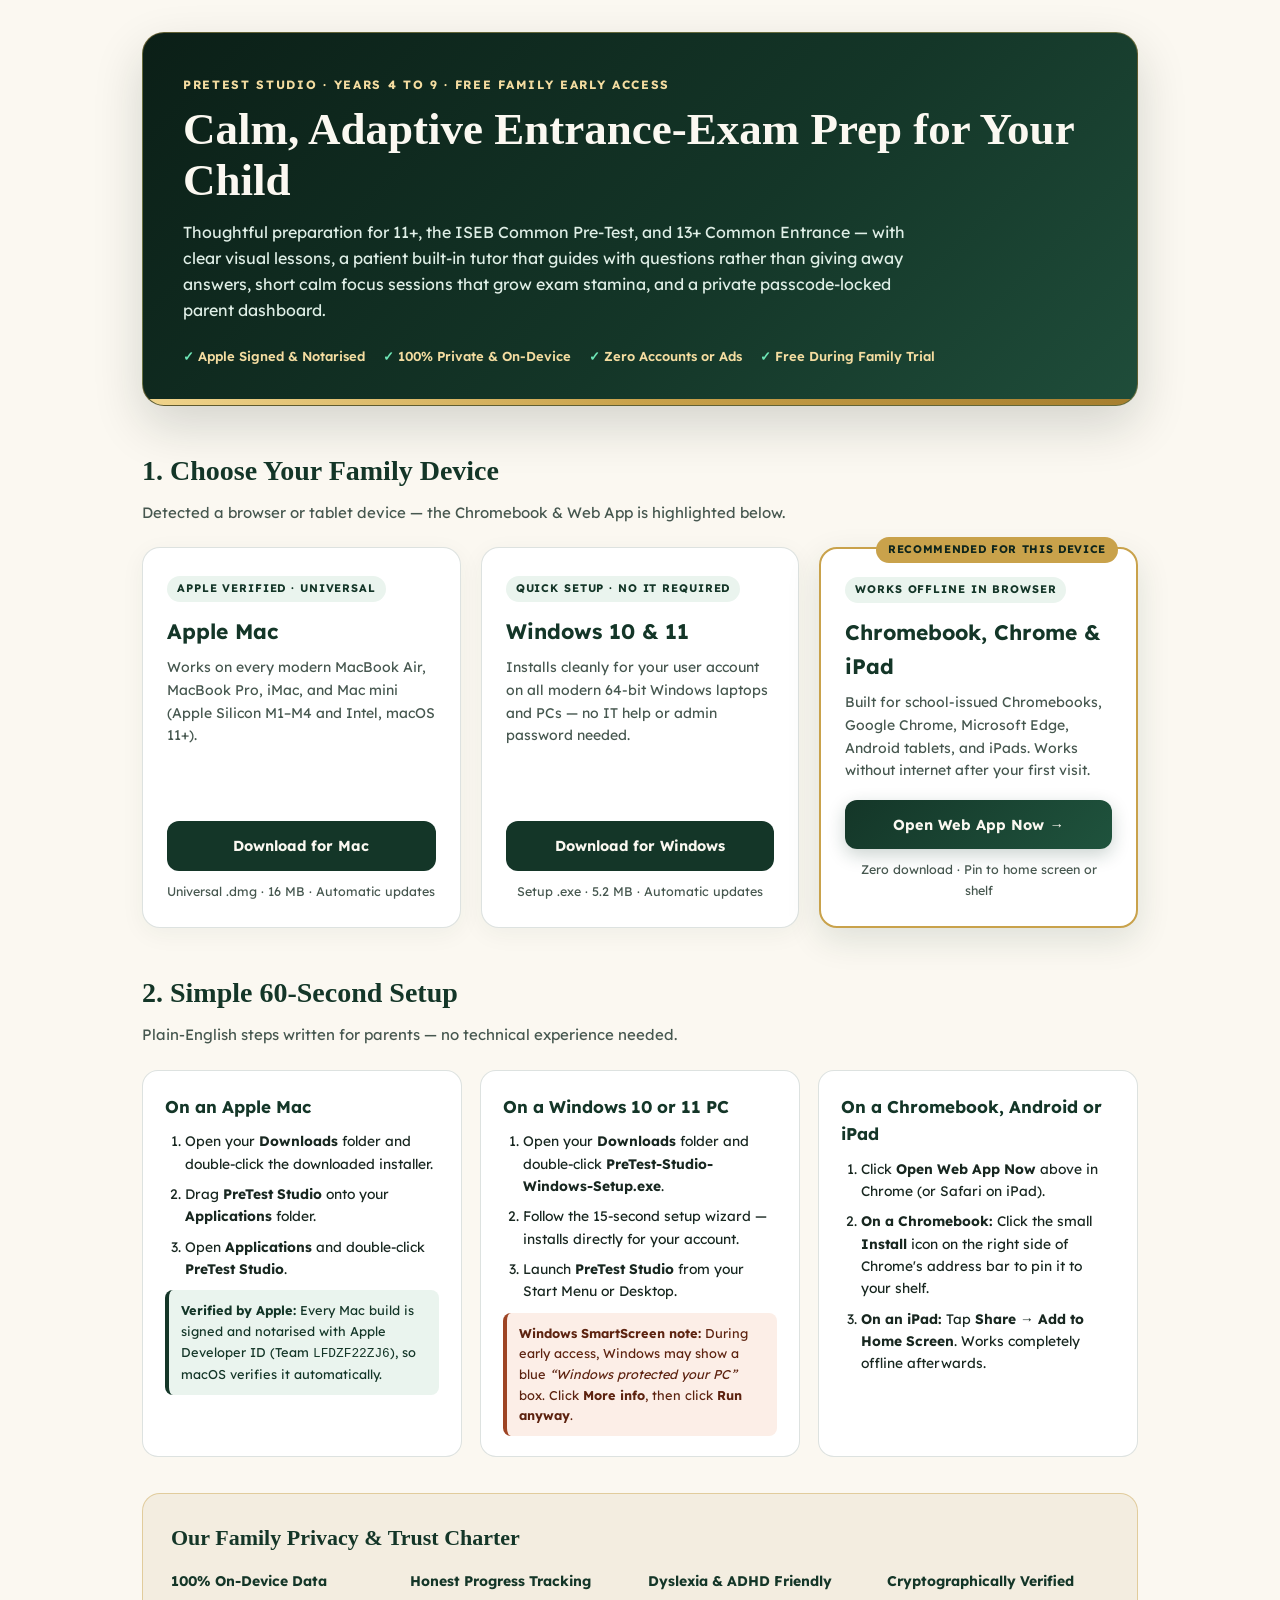
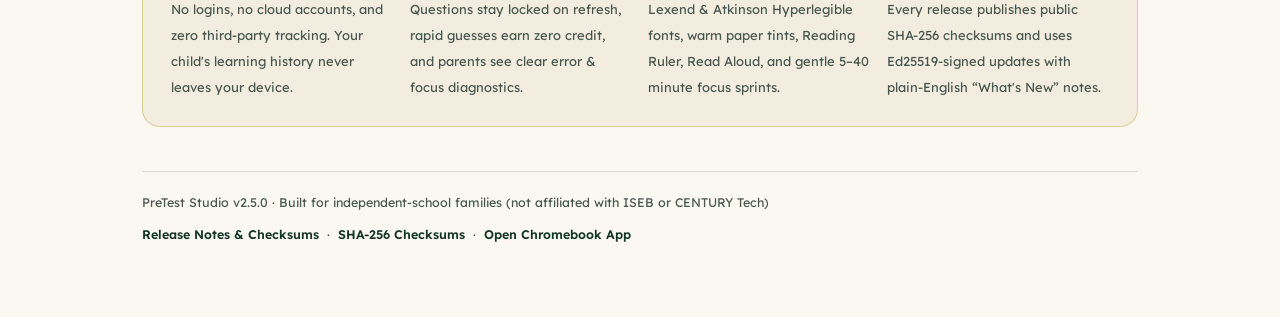
<file: docs/index.html>
<!doctype html>
<html lang="en-GB">
  <head>
    <meta charset="UTF-8" />
    <meta name="viewport" content="width=device-width, initial-scale=1.0" />
    <title>PreTest Studio — Download for Mac, Windows &amp; Chromebook</title>
    <meta
      name="description"
      content="Download PreTest Studio for Apple Mac (Signed & Notarised), Windows 10/11, or launch immediately offline on Chromebook, Chrome, Android, and iPad."
    />
    <link rel="preconnect" href="https://fonts.googleapis.com" />
    <link rel="preconnect" href="https://fonts.gstatic.com" crossorigin />
    <link
      href="https://fonts.googleapis.com/css2?family=Lexend:wght@400;500;600;700&display=swap"
      rel="stylesheet"
    />
    <style>
      :root {
        --bg: #fbf8f1;
        --paper: #ffffff;
        --paper-warm: #f3ede0;
        --forest: #143628;
        --forest-deep: #0b1f17;
        --forest-mid: #1f4d3a;
        --gold: #c9a24b;
        --gold-bright: #e5c77b;
        --terra: #9e4424;
        --terra-soft: #fceee7;
        --ink: #182720;
        --muted: #46574f;
        --border: rgba(20, 54, 40, 0.14);
      }

      * {
        box-sizing: border-box;
      }

      body {
        margin: 0;
        background: var(--bg);
        color: var(--ink);
        font-family: "Lexend", -apple-system, BlinkMacSystemFont, "Segoe UI", sans-serif;
        line-height: 1.62;
        -webkit-font-smoothing: antialiased;
      }

      .wrap {
        max-width: 1040px;
        margin: 0 auto;
        padding: 32px 22px 72px;
      }

      .hero {
        background: linear-gradient(135deg, var(--forest-deep), var(--forest) 58%, var(--forest-mid));
        color: #fbf8f1;
        border-radius: 22px;
        padding: 42px 40px 38px;
        border: 1.5px solid rgba(201, 162, 75, 0.44);
        box-shadow: 0 20px 50px rgba(11, 31, 23, 0.16);
        position: relative;
        overflow: hidden;
      }

      .hero::after {
        content: "";
        position: absolute;
        left: 0;
        right: 0;
        bottom: 0;
        height: 6px;
        background: linear-gradient(90deg, #f0d48c, #c9a24b, #a67e2e);
      }

      .eyebrow {
        font-size: 12px;
        font-weight: 700;
        letter-spacing: 0.14em;
        text-transform: uppercase;
        color: #f4dca0;
        margin-bottom: 10px;
      }

      .hero h1 {
        font-family: Georgia, "Times New Roman", serif;
        font-size: clamp(32px, 5vw, 45px);
        line-height: 1.13;
        margin: 0 0 14px;
        color: #fbf8f1;
      }

      .hero p {
        font-size: 16px;
        max-width: 740px;
        color: #e0efe7;
        margin: 0 0 22px;
      }

      .trust-strip {
        display: flex;
        flex-wrap: wrap;
        gap: 18px;
        font-size: 13px;
        font-weight: 600;
        color: #f4dca0;
      }

      .trust-item::before {
        content: "✓ ";
        color: #6ee7b7;
        font-weight: 700;
      }

      .section-title {
        font-family: Georgia, "Times New Roman", serif;
        font-size: 28px;
        color: var(--forest);
        margin: 42px 0 8px;
      }

      .section-sub {
        color: var(--muted);
        margin: 0 0 22px;
        font-size: 15px;
      }

      .grid-3 {
        display: grid;
        grid-template-columns: repeat(auto-fit, minmax(280px, 1fr));
        gap: 20px;
      }

      .card {
        background: var(--paper);
        border: 1.5px solid var(--border);
        border-radius: 18px;
        padding: 26px 24px;
        display: flex;
        flex-direction: column;
        justify-content: space-between;
        box-shadow: 0 6px 24px rgba(20, 54, 40, 0.05);
        position: relative;
      }

      .card.recommended {
        border: 2px solid var(--gold);
        box-shadow: 0 12px 34px rgba(20, 54, 40, 0.12);
      }

      .rec-badge {
        display: none;
        position: absolute;
        top: -12px;
        right: 18px;
        background: var(--gold);
        color: #0e251c;
        font-size: 11px;
        font-weight: 700;
        letter-spacing: 0.06em;
        text-transform: uppercase;
        padding: 4px 12px;
        border-radius: 999px;
      }

      .card.recommended .rec-badge {
        display: inline-block;
      }

      .card-tag {
        display: inline-block;
        font-size: 11px;
        font-weight: 700;
        letter-spacing: 0.08em;
        text-transform: uppercase;
        padding: 4px 10px;
        border-radius: 999px;
        margin-bottom: 12px;
        background: #eaf4ee;
        color: var(--forest);
      }

      .card h2 {
        margin: 0 0 8px;
        font-size: 21px;
        color: var(--forest);
      }

      .card p {
        margin: 0 0 18px;
        font-size: 14px;
        color: var(--muted);
      }

      .btn {
        display: block;
        text-align: center;
        text-decoration: none;
        font-weight: 700;
        font-size: 14.5px;
        padding: 13px 18px;
        border-radius: 12px;
        background: var(--forest);
        color: #fbf8f1;
        transition: transform 0.12s ease, opacity 0.12s ease;
      }

      .card.recommended .btn {
        background: linear-gradient(135deg, #143628, #1f533d);
        box-shadow: 0 6px 18px rgba(20, 54, 40, 0.22);
      }

      .btn:hover {
        transform: translateY(-1px);
        opacity: 0.94;
      }

      .meta-note {
        margin-top: 10px;
        font-size: 12.5px;
        color: var(--muted);
        text-align: center;
      }

      .steps-grid {
        display: grid;
        grid-template-columns: repeat(auto-fit, minmax(290px, 1fr));
        gap: 18px;
      }

      .step-box {
        background: var(--paper);
        border: 1px solid var(--border);
        border-radius: 16px;
        padding: 22px 22px 20px;
      }

      .step-box h3 {
        margin: 0 0 10px;
        font-size: 17px;
        color: var(--forest);
      }

      .step-box ol {
        margin: 0;
        padding-left: 20px;
        font-size: 13.8px;
        color: var(--ink);
      }

      .step-box li {
        margin-bottom: 8px;
      }

      .callout {
        background: var(--terra-soft);
        border-left: 4px solid var(--terra);
        padding: 10px 12px;
        border-radius: 8px;
        font-size: 12.8px;
        color: #5d2310;
        margin-top: 10px;
      }

      .callout-green {
        background: #eaf4ee;
        border-left: 4px solid var(--forest);
        padding: 10px 12px;
        border-radius: 8px;
        font-size: 12.8px;
        color: var(--forest);
        margin-top: 10px;
      }

      .charter {
        margin-top: 36px;
        background: var(--paper-warm);
        border: 1px solid rgba(201, 162, 75, 0.45);
        border-radius: 18px;
        padding: 26px 28px;
      }

      .charter h2 {
        font-family: Georgia, "Times New Roman", serif;
        margin: 0 0 10px;
        font-size: 22px;
        color: var(--forest);
      }

      .charter-grid {
        display: grid;
        grid-template-columns: repeat(auto-fit, minmax(210px, 1fr));
        gap: 16px;
        margin-top: 14px;
      }

      .charter-item strong {
        display: block;
        color: var(--forest);
        font-size: 14px;
        margin-bottom: 4px;
      }

      .charter-item span {
        font-size: 13px;
        color: var(--muted);
      }

      footer {
        margin-top: 44px;
        padding-top: 20px;
        border-top: 1px solid var(--border);
        display: flex;
        flex-wrap: wrap;
        justify-content: space-between;
        gap: 12px;
        font-size: 12.5px;
        color: var(--muted);
      }

      footer a {
        color: var(--forest);
        font-weight: 600;
        text-decoration: none;
      }
    </style>
  </head>
  <body>
    <main class="wrap">
      <section class="hero">
        <div class="eyebrow">PreTest Studio · Years 4 to 9 · Free Family Early Access</div>
        <h1>Calm, Adaptive Entrance-Exam Prep for Your Child</h1>
        <p>
          Thoughtful preparation for 11+, the ISEB Common Pre-Test, and 13+ Common Entrance — with
          clear visual lessons, a patient built-in tutor that guides with questions rather than
          giving away answers, short calm focus sessions that grow exam stamina, and a private
          passcode-locked parent dashboard.
        </p>
        <div class="trust-strip">
          <span class="trust-item">Apple Signed &amp; Notarised</span>
          <span class="trust-item">100% Private &amp; On-Device</span>
          <span class="trust-item">Zero Accounts or Ads</span>
          <span class="trust-item">Free During Family Trial</span>
        </div>
      </section>

      <h2 class="section-title">1. Choose Your Family Device</h2>
      <p class="section-sub" id="os-hint">
        The exact same adaptive study engine runs on Apple Mac, Windows PCs, Chromebooks, and tablets.
      </p>

      <div class="grid-3">
        <article class="card" id="card-mac">
          <span class="rec-badge">Recommended for your Mac</span>
          <div>
            <span class="card-tag">Apple Verified · Universal</span>
            <h2>Apple Mac</h2>
            <p>
              Works on every modern MacBook Air, MacBook Pro, iMac, and Mac mini (Apple Silicon
              M1–M4 and Intel, macOS 11+).
            </p>
          </div>
          <div>
            <a
              class="btn"
              href="https://github.com/GitDakky/pretest-studio-releases/releases/latest/download/PreTest-Studio-macOS-Universal.dmg"
            >
              Download for Mac
            </a>
            <div class="meta-note">Universal .dmg · 16 MB · Automatic updates</div>
          </div>
        </article>

        <article class="card" id="card-win">
          <span class="rec-badge">Recommended for Windows</span>
          <div>
            <span class="card-tag">Quick Setup · No IT Required</span>
            <h2>Windows 10 &amp; 11</h2>
            <p>
              Installs cleanly for your user account on all modern 64-bit Windows laptops and PCs —
              no IT help or admin password needed.
            </p>
          </div>
          <div>
            <a
              class="btn"
              href="https://github.com/GitDakky/pretest-studio-releases/releases/latest/download/PreTest-Studio-Windows-Setup.exe"
            >
              Download for Windows
            </a>
            <div class="meta-note">Setup .exe · 5.2 MB · Automatic updates</div>
          </div>
        </article>

        <article class="card" id="card-web">
          <span class="rec-badge">Recommended for this device</span>
          <div>
            <span class="card-tag">Works Offline in Browser</span>
            <h2>Chromebook, Chrome &amp; iPad</h2>
            <p>
              Built for school-issued Chromebooks, Google Chrome, Microsoft Edge, Android tablets,
              and iPads. Works without internet after your first visit.
            </p>
          </div>
          <div>
            <a class="btn" href="./app/">Open Web App Now →</a>
            <div class="meta-note">Zero download · Pin to home screen or shelf</div>
          </div>
        </article>
      </div>

      <h2 class="section-title">2. Simple 60-Second Setup</h2>
      <p class="section-sub">
        Plain-English steps written for parents — no technical experience needed.
      </p>

      <div class="steps-grid">
        <div class="step-box">
          <h3>On an Apple Mac</h3>
          <ol>
            <li>Open your <strong>Downloads</strong> folder and double-click the downloaded installer.</li>
            <li>Drag <strong>PreTest Studio</strong> onto your <strong>Applications</strong> folder.</li>
            <li>Open <strong>Applications</strong> and double-click <strong>PreTest Studio</strong>.</li>
          </ol>
          <div class="callout-green">
            <strong>Verified by Apple:</strong> Every Mac build is signed and notarised with Apple Developer ID (Team <code>LFDZF22ZJ6</code>), so macOS verifies it automatically.
          </div>
        </div>

        <div class="step-box">
          <h3>On a Windows 10 or 11 PC</h3>
          <ol>
            <li>Open your <strong>Downloads</strong> folder and double-click <strong>PreTest-Studio-Windows-Setup.exe</strong>.</li>
            <li>Follow the 15-second setup wizard — installs directly for your account.</li>
            <li>Launch <strong>PreTest Studio</strong> from your Start Menu or Desktop.</li>
          </ol>
          <div class="callout">
            <strong>Windows SmartScreen note:</strong> During early access, Windows may show a blue <em>“Windows protected your PC”</em> box. Click <strong>More info</strong>, then click <strong>Run anyway</strong>.
          </div>
        </div>

        <div class="step-box">
          <h3>On a Chromebook, Android or iPad</h3>
          <ol>
            <li>Click <strong>Open Web App Now</strong> above in Chrome (or Safari on iPad).</li>
            <li><strong>On a Chromebook:</strong> Click the small <strong>Install</strong> icon on the right side of Chrome's address bar to pin it to your shelf.</li>
            <li><strong>On an iPad:</strong> Tap <strong>Share → Add to Home Screen</strong>. Works completely offline afterwards.</li>
          </ol>
        </div>
      </div>

      <section class="charter">
        <h2>Our Family Privacy &amp; Trust Charter</h2>
        <div class="charter-grid">
          <div class="charter-item">
            <strong>100% On-Device Data</strong>
            <span>No logins, no cloud accounts, and zero third-party tracking. Your child's learning history never leaves your device.</span>
          </div>
          <div class="charter-item">
            <strong>Honest Progress Tracking</strong>
            <span>Questions stay locked on refresh, rapid guesses earn zero credit, and parents see clear error &amp; focus diagnostics.</span>
          </div>
          <div class="charter-item">
            <strong>Dyslexia &amp; ADHD Friendly</strong>
            <span>Lexend &amp; Atkinson Hyperlegible fonts, warm paper tints, Reading Ruler, Read Aloud, and gentle 5–40 minute focus sprints.</span>
          </div>
          <div class="charter-item">
            <strong>Cryptographically Verified</strong>
            <span>Every release publishes public SHA-256 checksums and uses Ed25519-signed updates with plain-English “What's New” notes.</span>
          </div>
        </div>
      </section>

      <footer>
        <span>PreTest Studio v2.5.0 · Built for independent-school families (not affiliated with ISEB or CENTURY Tech)</span>
        <span>
          <a href="https://github.com/GitDakky/pretest-studio-releases">Release Notes &amp; Checksums</a>
          &nbsp;·&nbsp;
          <a href="https://github.com/GitDakky/pretest-studio-releases/releases/latest/download/SHA256SUMS.txt">SHA-256 Checksums</a>
          &nbsp;·&nbsp;
          <a href="./app/">Open Chromebook App</a>
        </span>
      </footer>
    </main>

    <script>
      (function () {
        var ua = navigator.userAgent || "";
        var id = "card-web";
        var msg = "Detected a browser or tablet device — the Chromebook & Web App is highlighted below.";
        if (/CrOS|Android|iPad|iPhone/i.test(ua)) {
          id = "card-web";
        } else if (/Windows/i.test(ua)) {
          id = "card-win";
          msg = "Looks like you are on a Windows PC — we have highlighted the Windows installer below.";
        } else if (/Macintosh|Mac OS X/i.test(ua)) {
          id = "card-mac";
          msg = "Looks like you are on an Apple Mac — we have highlighted the Apple-Notarised Mac installer below.";
        }
        var el = document.getElementById(id);
        if (el) el.classList.add("recommended");
        var hint = document.getElementById("os-hint");
        if (hint) hint.textContent = msg;
      })();
    </script>
  </body>
</html>
</file>
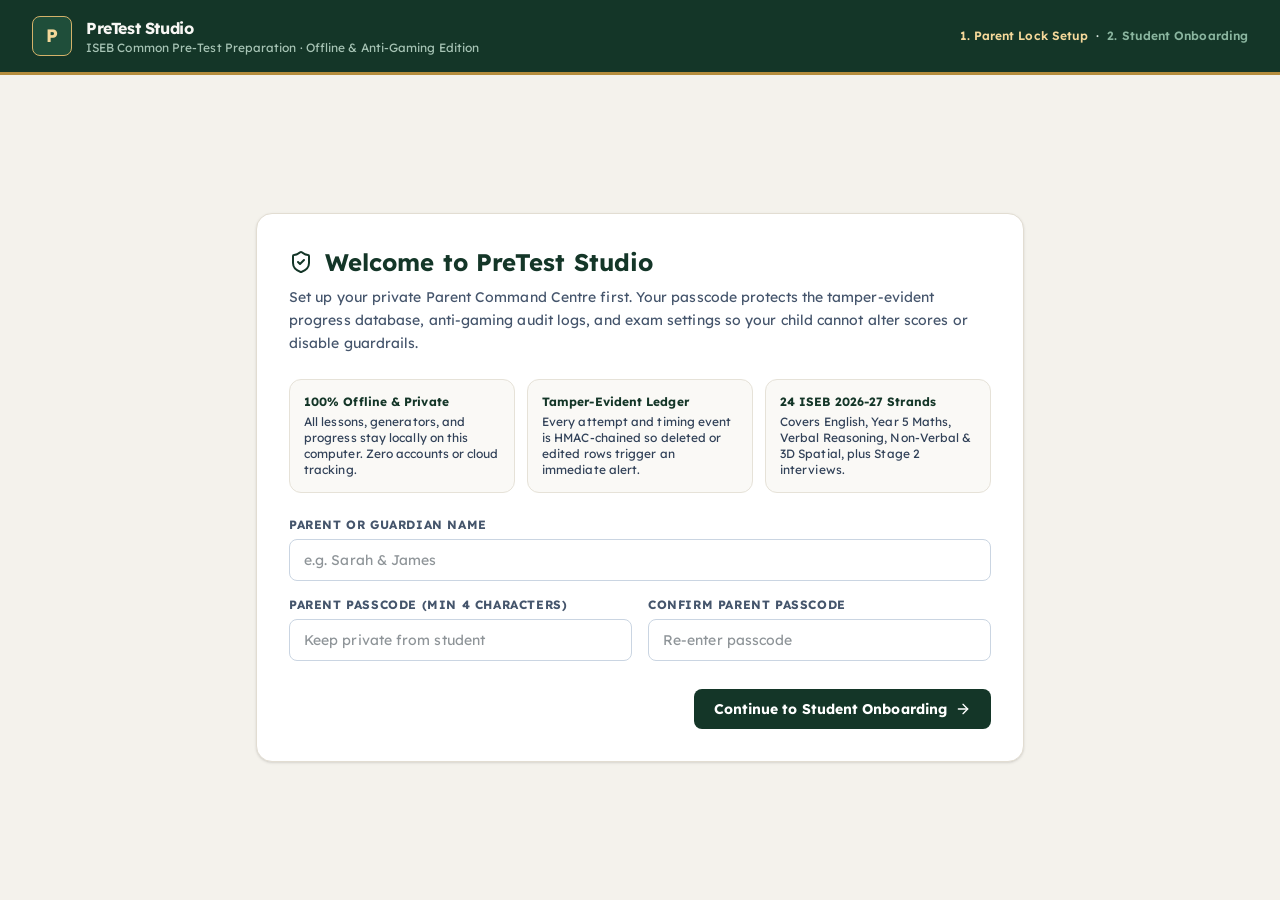
<file: docs/app/index.html>
<!doctype html>
<html lang="en-GB">
  <head>
    <meta charset="UTF-8" />
    <meta name="viewport" content="width=device-width, initial-scale=1.0" />
    <meta name="theme-color" content="#143628" />
    <meta
      name="description"
      content="PreTest Studio: Evidence-led adaptive learning for 11+, ISEB Common Pre-Test, 13+ Common Entrance & KS3."
    />
    <link rel="manifest" href="./manifest.webmanifest" />
    <title>PreTest Studio — Adaptive Entrance &amp; Senior School Prep</title>
    <script type="module" crossorigin src="./assets/index-y4Jn0AU_.js"></script>
    <link rel="stylesheet" crossorigin href="./assets/index-DiKAiiv3.css">
  </head>
  <body>
    <div id="root"></div>
  </body>
</html>
</file>
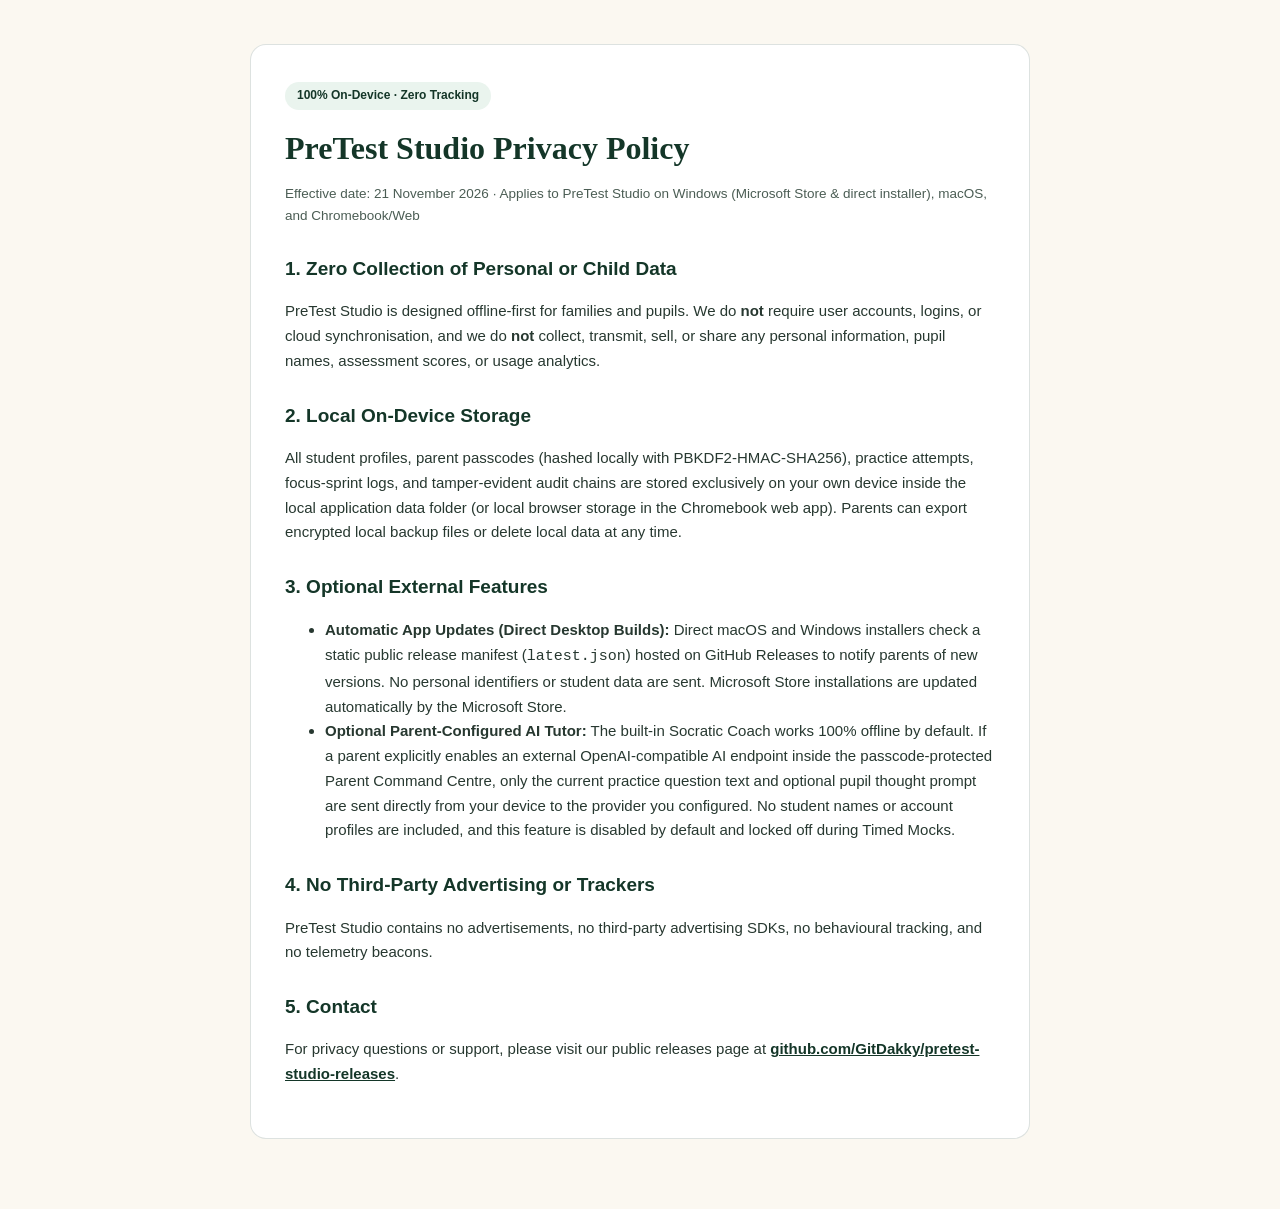
<file: docs/privacy.html>
<!doctype html>
<html lang="en-GB">
  <head>
    <meta charset="UTF-8" />
    <meta name="viewport" content="width=device-width, initial-scale=1.0" />
    <title>PreTest Studio — Privacy Policy</title>
    <style>
      body {
        margin: 0;
        background: #fbf8f1;
        color: #182720;
        font-family: -apple-system, BlinkMacSystemFont, "Segoe UI", Roboto, sans-serif;
        line-height: 1.65;
      }
      main {
        max-width: 780px;
        margin: 0 auto;
        padding: 44px 24px 72px;
      }
      .card {
        background: #ffffff;
        border: 1px solid rgba(20, 54, 40, 0.14);
        border-radius: 16px;
        padding: 36px 34px;
      }
      h1 {
        font-family: Georgia, "Times New Roman", serif;
        color: #143628;
        margin: 0 0 8px;
        font-size: 32px;
      }
      .meta {
        color: #4b5d54;
        font-size: 13.5px;
        margin: 0 0 26px;
      }
      h2 {
        color: #143628;
        font-size: 19px;
        margin: 26px 0 8px;
      }
      p, li {
        font-size: 15px;
        color: #273830;
      }
      .pill {
        display: inline-block;
        background: #eaf4ee;
        color: #143628;
        font-size: 12px;
        font-weight: 700;
        padding: 4px 12px;
        border-radius: 999px;
        margin-bottom: 12px;
      }
      a {
        color: #143628;
        font-weight: 600;
      }
    </style>
  </head>
  <body>
    <main>
      <div class="card">
        <span class="pill">100% On-Device · Zero Tracking</span>
        <h1>PreTest Studio Privacy Policy</h1>
        <p class="meta">Effective date: 21 November 2026 · Applies to PreTest Studio on Windows (Microsoft Store &amp; direct installer), macOS, and Chromebook/Web</p>

        <h2>1. Zero Collection of Personal or Child Data</h2>
        <p>
          PreTest Studio is designed offline-first for families and pupils. We do <strong>not</strong>
          require user accounts, logins, or cloud synchronisation, and we do <strong>not</strong> collect,
          transmit, sell, or share any personal information, pupil names, assessment scores, or usage analytics.
        </p>

        <h2>2. Local On-Device Storage</h2>
        <p>
          All student profiles, parent passcodes (hashed locally with PBKDF2-HMAC-SHA256), practice
          attempts, focus-sprint logs, and tamper-evident audit chains are stored exclusively on your own
          device inside the local application data folder (or local browser storage in the Chromebook web app).
          Parents can export encrypted local backup files or delete local data at any time.
        </p>

        <h2>3. Optional External Features</h2>
        <ul>
          <li>
            <strong>Automatic App Updates (Direct Desktop Builds):</strong> Direct macOS and Windows
            installers check a static public release manifest (<code>latest.json</code>) hosted on GitHub
            Releases to notify parents of new versions. No personal identifiers or student data are sent.
            Microsoft Store installations are updated automatically by the Microsoft Store.
          </li>
          <li>
            <strong>Optional Parent-Configured AI Tutor:</strong> The built-in Socratic Coach works 100%
            offline by default. If a parent explicitly enables an external OpenAI-compatible AI endpoint
            inside the passcode-protected Parent Command Centre, only the current practice question text and
            optional pupil thought prompt are sent directly from your device to the provider you configured.
            No student names or account profiles are included, and this feature is disabled by default and
            locked off during Timed Mocks.
          </li>
        </ul>

        <h2>4. No Third-Party Advertising or Trackers</h2>
        <p>
          PreTest Studio contains no advertisements, no third-party advertising SDKs, no behavioural tracking,
          and no telemetry beacons.
        </p>

        <h2>5. Contact</h2>
        <p>
          For privacy questions or support, please visit our public releases page at
          <a href="https://github.com/GitDakky/pretest-studio-releases">github.com/GitDakky/pretest-studio-releases</a>.
        </p>
      </div>
    </main>
  </body>
</html>
</file>
<file: docs/app/assets/index-DiKAiiv3.css>
@font-face{font-family:Lexend;font-style:normal;font-display:swap;font-weight:400;src:url(./lexend-vietnamese-400-normal-DoLa7jNB.woff2) format("woff2"),url(./lexend-vietnamese-400-normal-mPlHoWg5.woff) format("woff");unicode-range:U+0102-0103,U+0110-0111,U+0128-0129,U+0168-0169,U+01A0-01A1,U+01AF-01B0,U+0300-0301,U+0303-0304,U+0308-0309,U+0323,U+0329,U+1EA0-1EF9,U+20AB}@font-face{font-family:Lexend;font-style:normal;font-display:swap;font-weight:400;src:url(./lexend-latin-ext-400-normal-D38JI5AK.woff2) format("woff2"),url(./lexend-latin-ext-400-normal-D9P7pMo-.woff) format("woff");unicode-range:U+0100-02BA,U+02BD-02C5,U+02C7-02CC,U+02CE-02D7,U+02DD-02FF,U+0304,U+0308,U+0329,U+1D00-1DBF,U+1E00-1E9F,U+1EF2-1EFF,U+2020,U+20A0-20AB,U+20AD-20C0,U+2113,U+2C60-2C7F,U+A720-A7FF}@font-face{font-family:Lexend;font-style:normal;font-display:swap;font-weight:400;src:url(./lexend-latin-400-normal-CwRJVcUA.woff2) format("woff2"),url(./lexend-latin-400-normal-CHypAkT3.woff) format("woff");unicode-range:U+0000-00FF,U+0131,U+0152-0153,U+02BB-02BC,U+02C6,U+02DA,U+02DC,U+0304,U+0308,U+0329,U+2000-206F,U+20AC,U+2122,U+2191,U+2193,U+2212,U+2215,U+FEFF,U+FFFD}@font-face{font-family:Lexend;font-style:normal;font-display:swap;font-weight:500;src:url(./lexend-vietnamese-500-normal-Bos7Oy9U.woff2) format("woff2"),url(./lexend-vietnamese-500-normal-EFAPmUTE.woff) format("woff");unicode-range:U+0102-0103,U+0110-0111,U+0128-0129,U+0168-0169,U+01A0-01A1,U+01AF-01B0,U+0300-0301,U+0303-0304,U+0308-0309,U+0323,U+0329,U+1EA0-1EF9,U+20AB}@font-face{font-family:Lexend;font-style:normal;font-display:swap;font-weight:500;src:url(./lexend-latin-ext-500-normal-Bo17xs96.woff2) format("woff2"),url(./lexend-latin-ext-500-normal-DbCmXT_D.woff) format("woff");unicode-range:U+0100-02BA,U+02BD-02C5,U+02C7-02CC,U+02CE-02D7,U+02DD-02FF,U+0304,U+0308,U+0329,U+1D00-1DBF,U+1E00-1E9F,U+1EF2-1EFF,U+2020,U+20A0-20AB,U+20AD-20C0,U+2113,U+2C60-2C7F,U+A720-A7FF}@font-face{font-family:Lexend;font-style:normal;font-display:swap;font-weight:500;src:url(./lexend-latin-500-normal-Dl-X5nog.woff2) format("woff2"),url(./lexend-latin-500-normal-D9x1QWTH.woff) format("woff");unicode-range:U+0000-00FF,U+0131,U+0152-0153,U+02BB-02BC,U+02C6,U+02DA,U+02DC,U+0304,U+0308,U+0329,U+2000-206F,U+20AC,U+2122,U+2191,U+2193,U+2212,U+2215,U+FEFF,U+FFFD}@font-face{font-family:Lexend;font-style:normal;font-display:swap;font-weight:600;src:url(./lexend-vietnamese-600-normal-Cr1ePs6O.woff2) format("woff2"),url(./lexend-vietnamese-600-normal-BxEVPgxw.woff) format("woff");unicode-range:U+0102-0103,U+0110-0111,U+0128-0129,U+0168-0169,U+01A0-01A1,U+01AF-01B0,U+0300-0301,U+0303-0304,U+0308-0309,U+0323,U+0329,U+1EA0-1EF9,U+20AB}@font-face{font-family:Lexend;font-style:normal;font-display:swap;font-weight:600;src:url(./lexend-latin-ext-600-normal-hDcqLAH9.woff2) format("woff2"),url(./lexend-latin-ext-600-normal-BXtyp5LP.woff) format("woff");unicode-range:U+0100-02BA,U+02BD-02C5,U+02C7-02CC,U+02CE-02D7,U+02DD-02FF,U+0304,U+0308,U+0329,U+1D00-1DBF,U+1E00-1E9F,U+1EF2-1EFF,U+2020,U+20A0-20AB,U+20AD-20C0,U+2113,U+2C60-2C7F,U+A720-A7FF}@font-face{font-family:Lexend;font-style:normal;font-display:swap;font-weight:600;src:url(./lexend-latin-600-normal-DdvlkEkX.woff2) format("woff2"),url(./lexend-latin-600-normal-DSBzZxpA.woff) format("woff");unicode-range:U+0000-00FF,U+0131,U+0152-0153,U+02BB-02BC,U+02C6,U+02DA,U+02DC,U+0304,U+0308,U+0329,U+2000-206F,U+20AC,U+2122,U+2191,U+2193,U+2212,U+2215,U+FEFF,U+FFFD}@font-face{font-family:Lexend;font-style:normal;font-display:swap;font-weight:700;src:url(./lexend-vietnamese-700-normal-BrGlFDtO.woff2) format("woff2"),url(./lexend-vietnamese-700-normal-NEp7hM5T.woff) format("woff");unicode-range:U+0102-0103,U+0110-0111,U+0128-0129,U+0168-0169,U+01A0-01A1,U+01AF-01B0,U+0300-0301,U+0303-0304,U+0308-0309,U+0323,U+0329,U+1EA0-1EF9,U+20AB}@font-face{font-family:Lexend;font-style:normal;font-display:swap;font-weight:700;src:url(./lexend-latin-ext-700-normal-CcWyeg4T.woff2) format("woff2"),url(./lexend-latin-ext-700-normal-iR1cPiNX.woff) format("woff");unicode-range:U+0100-02BA,U+02BD-02C5,U+02C7-02CC,U+02CE-02D7,U+02DD-02FF,U+0304,U+0308,U+0329,U+1D00-1DBF,U+1E00-1E9F,U+1EF2-1EFF,U+2020,U+20A0-20AB,U+20AD-20C0,U+2113,U+2C60-2C7F,U+A720-A7FF}@font-face{font-family:Lexend;font-style:normal;font-display:swap;font-weight:700;src:url(./lexend-latin-700-normal-DqO8md6r.woff2) format("woff2"),url(./lexend-latin-700-normal-DVyJlN8t.woff) format("woff");unicode-range:U+0000-00FF,U+0131,U+0152-0153,U+02BB-02BC,U+02C6,U+02DA,U+02DC,U+0304,U+0308,U+0329,U+2000-206F,U+20AC,U+2122,U+2191,U+2193,U+2212,U+2215,U+FEFF,U+FFFD}@font-face{font-family:Atkinson Hyperlegible Next;font-style:normal;font-display:swap;font-weight:400;src:url(./atkinson-hyperlegible-next-latin-ext-400-normal-BalHKn7d.woff2) format("woff2"),url(./atkinson-hyperlegible-next-latin-ext-400-normal-qxMiU51n.woff) format("woff");unicode-range:U+0100-02BA,U+02BD-02C5,U+02C7-02CC,U+02CE-02D7,U+02DD-02FF,U+0304,U+0308,U+0329,U+1D00-1DBF,U+1E00-1E9F,U+1EF2-1EFF,U+2020,U+20A0-20AB,U+20AD-20C0,U+2113,U+2C60-2C7F,U+A720-A7FF}@font-face{font-family:Atkinson Hyperlegible Next;font-style:normal;font-display:swap;font-weight:400;src:url(./atkinson-hyperlegible-next-latin-400-normal-FfmJh7DR.woff2) format("woff2"),url(./atkinson-hyperlegible-next-latin-400-normal-DPp7N0cD.woff) format("woff");unicode-range:U+0000-00FF,U+0131,U+0152-0153,U+02BB-02BC,U+02C6,U+02DA,U+02DC,U+0304,U+0308,U+0329,U+2000-206F,U+20AC,U+2122,U+2191,U+2193,U+2212,U+2215,U+FEFF,U+FFFD}@font-face{font-family:Atkinson Hyperlegible Next;font-style:normal;font-display:swap;font-weight:600;src:url(./atkinson-hyperlegible-next-latin-ext-600-normal-kZZEtAc7.woff2) format("woff2"),url(./atkinson-hyperlegible-next-latin-ext-600-normal-BBAQIogt.woff) format("woff");unicode-range:U+0100-02BA,U+02BD-02C5,U+02C7-02CC,U+02CE-02D7,U+02DD-02FF,U+0304,U+0308,U+0329,U+1D00-1DBF,U+1E00-1E9F,U+1EF2-1EFF,U+2020,U+20A0-20AB,U+20AD-20C0,U+2113,U+2C60-2C7F,U+A720-A7FF}@font-face{font-family:Atkinson Hyperlegible Next;font-style:normal;font-display:swap;font-weight:600;src:url(./atkinson-hyperlegible-next-latin-600-normal-BBuhw47K.woff2) format("woff2"),url(./atkinson-hyperlegible-next-latin-600-normal-BhgCag5w.woff) format("woff");unicode-range:U+0000-00FF,U+0131,U+0152-0153,U+02BB-02BC,U+02C6,U+02DA,U+02DC,U+0304,U+0308,U+0329,U+2000-206F,U+20AC,U+2122,U+2191,U+2193,U+2212,U+2215,U+FEFF,U+FFFD}@font-face{font-family:Atkinson Hyperlegible Next;font-style:normal;font-display:swap;font-weight:700;src:url(./atkinson-hyperlegible-next-latin-ext-700-normal-CBw-mJf_.woff2) format("woff2"),url(./atkinson-hyperlegible-next-latin-ext-700-normal-292QVhS1.woff) format("woff");unicode-range:U+0100-02BA,U+02BD-02C5,U+02C7-02CC,U+02CE-02D7,U+02DD-02FF,U+0304,U+0308,U+0329,U+1D00-1DBF,U+1E00-1E9F,U+1EF2-1EFF,U+2020,U+20A0-20AB,U+20AD-20C0,U+2113,U+2C60-2C7F,U+A720-A7FF}@font-face{font-family:Atkinson Hyperlegible Next;font-style:normal;font-display:swap;font-weight:700;src:url(./atkinson-hyperlegible-next-latin-700-normal-Dpiyiu63.woff2) format("woff2"),url(./atkinson-hyperlegible-next-latin-700-normal-C2qZD_Q9.woff) format("woff");unicode-range:U+0000-00FF,U+0131,U+0152-0153,U+02BB-02BC,U+02C6,U+02DA,U+02DC,U+0304,U+0308,U+0329,U+2000-206F,U+20AC,U+2122,U+2191,U+2193,U+2212,U+2215,U+FEFF,U+FFFD}/*! tailwindcss v4.3.5 | MIT License | https://tailwindcss.com */@layer properties{@supports (((-webkit-hyphens:none)) and (not (margin-trim:block))) or ((-moz-orient:inline) and (not (color:rgb(from red r g b)))){*,:before,:after,::backdrop{--tw-rotate-x:initial;--tw-rotate-y:initial;--tw-rotate-z:initial;--tw-skew-x:initial;--tw-skew-y:initial;--tw-space-y-reverse:0;--tw-border-style:solid;--tw-leading:initial;--tw-font-weight:initial;--tw-tracking:initial;--tw-ordinal:initial;--tw-slashed-zero:initial;--tw-numeric-figure:initial;--tw-numeric-spacing:initial;--tw-numeric-fraction:initial;--tw-shadow:0 0 #0000;--tw-shadow-color:initial;--tw-shadow-alpha:100%;--tw-inset-shadow:0 0 #0000;--tw-inset-shadow-color:initial;--tw-inset-shadow-alpha:100%;--tw-ring-color:initial;--tw-ring-shadow:0 0 #0000;--tw-inset-ring-color:initial;--tw-inset-ring-shadow:0 0 #0000;--tw-ring-inset:initial;--tw-ring-offset-width:0px;--tw-ring-offset-color:#fff;--tw-ring-offset-shadow:0 0 #0000;--tw-blur:initial;--tw-brightness:initial;--tw-contrast:initial;--tw-grayscale:initial;--tw-hue-rotate:initial;--tw-invert:initial;--tw-opacity:initial;--tw-saturate:initial;--tw-sepia:initial;--tw-drop-shadow:initial;--tw-drop-shadow-color:initial;--tw-drop-shadow-alpha:100%;--tw-drop-shadow-size:initial;--tw-duration:initial}}}@layer theme{:root,:host{--font-sans:-apple-system, BlinkMacSystemFont, "Segoe UI", Roboto, "Helvetica Neue", "Noto Sans", Arial, sans-serif, "Apple Color Emoji", "Segoe UI Emoji", "Segoe UI Symbol", "Noto Color Emoji";--font-mono:ui-monospace, SFMono-Regular, Menlo, Monaco, Consolas, "Liberation Mono", "Courier New", monospace;--color-red-50:oklch(97.1% .013 17.38);--color-red-100:oklch(93.6% .032 17.717);--color-red-200:oklch(88.5% .062 18.334);--color-red-300:oklch(80.8% .114 19.571);--color-red-600:oklch(57.7% .245 27.325);--color-red-700:oklch(50.5% .213 27.518);--color-red-800:oklch(44.4% .177 26.899);--color-red-900:oklch(39.6% .141 25.723);--color-amber-50:oklch(98.7% .022 95.277);--color-amber-200:oklch(92.4% .12 95.746);--color-amber-300:oklch(87.9% .169 91.605);--color-amber-700:oklch(55.5% .163 48.998);--color-amber-800:oklch(47.3% .137 46.201);--color-amber-900:oklch(41.4% .112 45.904);--color-amber-950:oklch(27.9% .077 45.635);--color-emerald-50:oklch(97.9% .021 166.113);--color-emerald-100:oklch(95% .052 163.051);--color-emerald-200:oklch(90.5% .093 164.15);--color-emerald-700:oklch(50.8% .118 165.612);--color-emerald-800:oklch(43.2% .095 166.913);--color-emerald-900:oklch(37.8% .077 168.94);--color-teal-50:oklch(98.4% .014 180.72);--color-teal-200:oklch(91% .096 180.426);--color-teal-800:oklch(43.7% .078 188.216);--color-sky-50:oklch(97.7% .013 236.62);--color-sky-200:oklch(90.1% .058 230.902);--color-sky-800:oklch(44.3% .11 240.79);--color-slate-50:oklch(98.4% .003 247.858);--color-slate-100:oklch(96.8% .007 247.896);--color-slate-200:oklch(92.9% .013 255.508);--color-slate-300:oklch(86.9% .022 252.894);--color-slate-400:oklch(70.4% .04 256.788);--color-slate-500:oklch(55.4% .046 257.417);--color-slate-600:oklch(44.6% .043 257.281);--color-slate-700:oklch(37.2% .044 257.287);--color-slate-800:oklch(27.9% .041 260.031);--color-slate-900:oklch(20.8% .042 265.755);--color-black:#000;--color-white:#fff;--spacing:.25rem;--container-sm:24rem;--container-md:28rem;--container-lg:32rem;--container-xl:36rem;--container-2xl:42rem;--container-3xl:48rem;--container-4xl:56rem;--container-5xl:64rem;--container-6xl:72rem;--container-7xl:80rem;--text-xs:.75rem;--text-xs--line-height:calc(1 / .75);--text-sm:.875rem;--text-sm--line-height:calc(1.25 / .875);--text-base:1rem;--text-base--line-height: 1.5 ;--text-lg:1.125rem;--text-lg--line-height:calc(1.75 / 1.125);--text-xl:1.25rem;--text-xl--line-height:calc(1.75 / 1.25);--text-2xl:1.5rem;--text-2xl--line-height:calc(2 / 1.5);--font-weight-normal:400;--font-weight-medium:500;--font-weight-semibold:600;--font-weight-bold:700;--font-weight-extrabold:800;--tracking-tight:-.025em;--tracking-wider:.05em;--leading-tight:1.25;--leading-relaxed:1.625;--radius-md:.375rem;--radius-lg:.5rem;--radius-xl:.75rem;--radius-2xl:1rem;--animate-spin:spin 1s linear infinite;--default-transition-duration:.15s;--default-transition-timing-function:cubic-bezier(.4, 0, .2, 1);--default-font-family:var(--font-sans);--default-mono-font-family:var(--font-mono)}}@layer base{*,:after,:before,::backdrop{box-sizing:border-box;border:0 solid;margin:0;padding:0}::file-selector-button{box-sizing:border-box;border:0 solid;margin:0;padding:0}html,:host{-webkit-text-size-adjust:100%;tab-size:4;line-height:1.5;font-family:var(--default-font-family,-apple-system, BlinkMacSystemFont, "Segoe UI", Roboto, "Helvetica Neue", "Noto Sans", Arial, sans-serif, "Apple Color Emoji", "Segoe UI Emoji", "Segoe UI Symbol", "Noto Color Emoji");font-feature-settings:var(--default-font-feature-settings,normal);font-variation-settings:var(--default-font-variation-settings,normal);-webkit-tap-highlight-color:transparent}hr{height:0;color:inherit;border-top-width:1px}abbr:where([title]){-webkit-text-decoration:underline dotted;text-decoration:underline dotted}h1,h2,h3,h4,h5,h6{font-size:inherit;font-weight:inherit}a{color:inherit;-webkit-text-decoration:inherit;text-decoration:inherit}b,strong{font-weight:bolder}code,kbd,samp,pre{font-family:var(--default-mono-font-family,ui-monospace, SFMono-Regular, Menlo, Monaco, Consolas, "Liberation Mono", "Courier New", monospace);font-feature-settings:var(--default-mono-font-feature-settings,normal);font-variation-settings:var(--default-mono-font-variation-settings,normal);font-size:1em}small{font-size:80%}sub,sup{vertical-align:baseline;font-size:75%;line-height:0;position:relative}sub{bottom:-.25em}sup{top:-.5em}table{text-indent:0;border-color:inherit;border-collapse:collapse}:-moz-focusring:where(:not(iframe)){outline:auto}progress{vertical-align:baseline}summary{display:list-item}ol,ul,menu{list-style:none}img,svg,video,canvas,audio,iframe,embed,object{vertical-align:middle;display:block}img,video{max-width:100%;height:auto}button,input,select,optgroup,textarea{font:inherit;font-feature-settings:inherit;font-variation-settings:inherit;letter-spacing:inherit;color:inherit;opacity:1;background-color:#0000;border-radius:0}::file-selector-button{font:inherit;font-feature-settings:inherit;font-variation-settings:inherit;letter-spacing:inherit;color:inherit;opacity:1;background-color:#0000;border-radius:0}:where(select:is([multiple],[size])) optgroup{font-weight:bolder}:where(select:is([multiple],[size])) optgroup option{padding-inline-start:20px}::file-selector-button{margin-inline-end:4px}::placeholder{opacity:1}@supports (not ((-webkit-appearance:-apple-pay-button))) or (contain-intrinsic-size:1px){::placeholder{color:currentColor}@supports (color:color-mix(in lab,red,red)){::placeholder{color:color-mix(in oklab,currentcolor 50%,transparent)}}}textarea{resize:vertical}::-webkit-search-decoration{-webkit-appearance:none}::-webkit-date-and-time-value{min-height:1lh;text-align:inherit}::-webkit-datetime-edit{display:inline-flex}::-webkit-datetime-edit-fields-wrapper{padding:0}::-webkit-datetime-edit{padding-block:0}::-webkit-datetime-edit-year-field{padding-block:0}::-webkit-datetime-edit-month-field{padding-block:0}::-webkit-datetime-edit-day-field{padding-block:0}::-webkit-datetime-edit-hour-field{padding-block:0}::-webkit-datetime-edit-minute-field{padding-block:0}::-webkit-datetime-edit-second-field{padding-block:0}::-webkit-datetime-edit-millisecond-field{padding-block:0}::-webkit-datetime-edit-meridiem-field{padding-block:0}::-webkit-calendar-picker-indicator{line-height:1}:-moz-ui-invalid{box-shadow:none}button,input:where([type=button],[type=reset],[type=submit]){appearance:button}::file-selector-button{appearance:button}::-webkit-inner-spin-button{height:auto}::-webkit-outer-spin-button{height:auto}[hidden]:where(:not([hidden=until-found])){display:none!important}}@layer components;@layer utilities{.pointer-events-none{pointer-events:none}.visible{visibility:visible}.visible\!{visibility:visible!important}.absolute{position:absolute}.fixed{position:fixed}.relative{position:relative}.static{position:static}.inset-0{inset:0}.-top-1{top:calc(var(--spacing) * -1)}.top-0\.5{top:calc(var(--spacing) * .5)}.top-2\.5{top:calc(var(--spacing) * 2.5)}.right-0{right:0}.right-2\.5{right:calc(var(--spacing) * 2.5)}.left-0{left:0}.left-0\.5{left:calc(var(--spacing) * .5)}.left-5\.5{left:calc(var(--spacing) * 5.5)}.isolate{isolation:isolate}.z-50{z-index:50}.mx-auto{margin-inline:auto}.mt-0\.5{margin-top:calc(var(--spacing) * .5)}.mt-1{margin-top:var(--spacing)}.mt-1\.5{margin-top:calc(var(--spacing) * 1.5)}.mt-2{margin-top:calc(var(--spacing) * 2)}.mt-3{margin-top:calc(var(--spacing) * 3)}.mt-4{margin-top:calc(var(--spacing) * 4)}.mt-5{margin-top:calc(var(--spacing) * 5)}.mt-7{margin-top:calc(var(--spacing) * 7)}.mr-2{margin-right:calc(var(--spacing) * 2)}.mb-1{margin-bottom:var(--spacing)}.mb-1\.5{margin-bottom:calc(var(--spacing) * 1.5)}.mb-2{margin-bottom:calc(var(--spacing) * 2)}.mb-3{margin-bottom:calc(var(--spacing) * 3)}.mb-3\.5{margin-bottom:calc(var(--spacing) * 3.5)}.mb-4{margin-bottom:calc(var(--spacing) * 4)}.mb-5{margin-bottom:calc(var(--spacing) * 5)}.mb-6{margin-bottom:calc(var(--spacing) * 6)}.ml-0\.5{margin-left:calc(var(--spacing) * .5)}.ml-2{margin-left:calc(var(--spacing) * 2)}.line-clamp-1{-webkit-line-clamp:1;-webkit-box-orient:vertical;display:-webkit-box;overflow:hidden}.line-clamp-2{-webkit-line-clamp:2;-webkit-box-orient:vertical;display:-webkit-box;overflow:hidden}.block{display:block}.contents{display:contents}.flex{display:flex}.grid{display:grid}.grid\!{display:grid!important}.hidden{display:none}.inline{display:inline}.inline-flex{display:inline-flex}.table{display:table}.h-1\.5{height:calc(var(--spacing) * 1.5)}.h-2{height:calc(var(--spacing) * 2)}.h-2\.5{height:calc(var(--spacing) * 2.5)}.h-3{height:calc(var(--spacing) * 3)}.h-3\.5{height:calc(var(--spacing) * 3.5)}.h-4{height:calc(var(--spacing) * 4)}.h-5{height:calc(var(--spacing) * 5)}.h-5\.5{height:calc(var(--spacing) * 5.5)}.h-6{height:calc(var(--spacing) * 6)}.h-7{height:calc(var(--spacing) * 7)}.h-8{height:calc(var(--spacing) * 8)}.h-9{height:calc(var(--spacing) * 9)}.h-10{height:calc(var(--spacing) * 10)}.h-12{height:calc(var(--spacing) * 12)}.h-16{height:calc(var(--spacing) * 16)}.h-20{height:calc(var(--spacing) * 20)}.h-28{height:calc(var(--spacing) * 28)}.h-auto{height:auto}.h-fit{height:fit-content}.h-full{height:100%}.max-h-\[60vh\]{max-height:60vh}.max-h-\[70vh\]{max-height:70vh}.max-h-\[90vh\]{max-height:90vh}.max-h-\[620px\]{max-height:620px}.max-h-\[calc\(100vh-200px\)\]{max-height:calc(100vh - 200px)}.min-h-\[calc\(100vh-64px\)\]{min-height:calc(100vh - 64px)}.min-h-full{min-height:100%}.min-h-screen{min-height:100vh}.w-0\.5{width:calc(var(--spacing) * .5)}.w-3{width:calc(var(--spacing) * 3)}.w-3\.5{width:calc(var(--spacing) * 3.5)}.w-4{width:calc(var(--spacing) * 4)}.w-5{width:calc(var(--spacing) * 5)}.w-6{width:calc(var(--spacing) * 6)}.w-7{width:calc(var(--spacing) * 7)}.w-8{width:calc(var(--spacing) * 8)}.w-9{width:calc(var(--spacing) * 9)}.w-10{width:calc(var(--spacing) * 10)}.w-12{width:calc(var(--spacing) * 12)}.w-20{width:calc(var(--spacing) * 20)}.w-80{width:calc(var(--spacing) * 80)}.w-full{width:100%}.max-w-2xl{max-width:var(--container-2xl)}.max-w-3xl{max-width:var(--container-3xl)}.max-w-4xl{max-width:var(--container-4xl)}.max-w-5xl{max-width:var(--container-5xl)}.max-w-6xl{max-width:var(--container-6xl)}.max-w-7xl{max-width:var(--container-7xl)}.max-w-lg{max-width:var(--container-lg)}.max-w-md{max-width:var(--container-md)}.max-w-sm{max-width:var(--container-sm)}.max-w-xl{max-width:var(--container-xl)}.min-w-\[200px\]{min-width:200px}.min-w-\[215px\]{min-width:215px}.flex-1{flex:1}.shrink-0{flex-shrink:0}.grow{flex-grow:1}.-rotate-90{rotate:-90deg}.transform{transform:var(--tw-rotate-x, ) var(--tw-rotate-y, ) var(--tw-rotate-z, ) var(--tw-skew-x, ) var(--tw-skew-y, )}.animate-spin{animation:var(--animate-spin)}.cursor-crosshair{cursor:crosshair}.cursor-pointer{cursor:pointer}.touch-none{touch-action:none}.list-disc{list-style-type:disc}.grid-cols-1{grid-template-columns:repeat(1,minmax(0,1fr))}.grid-cols-2{grid-template-columns:repeat(2,minmax(0,1fr))}.grid-cols-3{grid-template-columns:repeat(3,minmax(0,1fr))}.flex-col{flex-direction:column}.flex-wrap{flex-wrap:wrap}.items-baseline{align-items:baseline}.items-center{align-items:center}.items-end{align-items:flex-end}.items-start{align-items:flex-start}.justify-between{justify-content:space-between}.justify-center{justify-content:center}.justify-end{justify-content:flex-end}.gap-1{gap:var(--spacing)}.gap-1\.5{gap:calc(var(--spacing) * 1.5)}.gap-2{gap:calc(var(--spacing) * 2)}.gap-2\.5{gap:calc(var(--spacing) * 2.5)}.gap-3{gap:calc(var(--spacing) * 3)}.gap-3\.5{gap:calc(var(--spacing) * 3.5)}.gap-4{gap:calc(var(--spacing) * 4)}.gap-5{gap:calc(var(--spacing) * 5)}.gap-6{gap:calc(var(--spacing) * 6)}:where(.space-y-0\.5>:not(:last-child)){--tw-space-y-reverse:0;margin-block-start:calc(calc(var(--spacing) * .5) * var(--tw-space-y-reverse));margin-block-end:calc(calc(var(--spacing) * .5) * calc(1 - var(--tw-space-y-reverse)))}:where(.space-y-1>:not(:last-child)){--tw-space-y-reverse:0;margin-block-start:calc(var(--spacing) * var(--tw-space-y-reverse));margin-block-end:calc(var(--spacing) * calc(1 - var(--tw-space-y-reverse)))}:where(.space-y-1\.5>:not(:last-child)){--tw-space-y-reverse:0;margin-block-start:calc(calc(var(--spacing) * 1.5) * var(--tw-space-y-reverse));margin-block-end:calc(calc(var(--spacing) * 1.5) * calc(1 - var(--tw-space-y-reverse)))}:where(.space-y-2>:not(:last-child)){--tw-space-y-reverse:0;margin-block-start:calc(calc(var(--spacing) * 2) * var(--tw-space-y-reverse));margin-block-end:calc(calc(var(--spacing) * 2) * calc(1 - var(--tw-space-y-reverse)))}:where(.space-y-2\.5>:not(:last-child)){--tw-space-y-reverse:0;margin-block-start:calc(calc(var(--spacing) * 2.5) * var(--tw-space-y-reverse));margin-block-end:calc(calc(var(--spacing) * 2.5) * calc(1 - var(--tw-space-y-reverse)))}:where(.space-y-3>:not(:last-child)){--tw-space-y-reverse:0;margin-block-start:calc(calc(var(--spacing) * 3) * var(--tw-space-y-reverse));margin-block-end:calc(calc(var(--spacing) * 3) * calc(1 - var(--tw-space-y-reverse)))}:where(.space-y-3\.5>:not(:last-child)){--tw-space-y-reverse:0;margin-block-start:calc(calc(var(--spacing) * 3.5) * var(--tw-space-y-reverse));margin-block-end:calc(calc(var(--spacing) * 3.5) * calc(1 - var(--tw-space-y-reverse)))}:where(.space-y-4>:not(:last-child)){--tw-space-y-reverse:0;margin-block-start:calc(calc(var(--spacing) * 4) * var(--tw-space-y-reverse));margin-block-end:calc(calc(var(--spacing) * 4) * calc(1 - var(--tw-space-y-reverse)))}:where(.space-y-5>:not(:last-child)){--tw-space-y-reverse:0;margin-block-start:calc(calc(var(--spacing) * 5) * var(--tw-space-y-reverse));margin-block-end:calc(calc(var(--spacing) * 5) * calc(1 - var(--tw-space-y-reverse)))}:where(.space-y-6>:not(:last-child)){--tw-space-y-reverse:0;margin-block-start:calc(calc(var(--spacing) * 6) * var(--tw-space-y-reverse));margin-block-end:calc(calc(var(--spacing) * 6) * calc(1 - var(--tw-space-y-reverse)))}.self-start{align-self:flex-start}.truncate{text-overflow:ellipsis;white-space:nowrap;overflow:hidden}.overflow-hidden{overflow:hidden}.overflow-x-auto{overflow-x:auto}.overflow-y-auto{overflow-y:auto}.rounded{border-radius:.25rem}.rounded-2xl{border-radius:var(--radius-2xl)}.rounded-full{border-radius:2147483647px}.rounded-lg{border-radius:var(--radius-lg)}.rounded-md{border-radius:var(--radius-md)}.rounded-xl{border-radius:var(--radius-xl)}.border{border-style:var(--tw-border-style);border-width:1px}.border-2{border-style:var(--tw-border-style);border-width:2px}.border-y{border-block-style:var(--tw-border-style);border-block-width:1px}.border-t{border-top-style:var(--tw-border-style);border-top-width:1px}.border-b{border-bottom-style:var(--tw-border-style);border-bottom-width:1px}.border-b-2{border-bottom-style:var(--tw-border-style);border-bottom-width:2px}.border-b-\[3px\]{border-bottom-style:var(--tw-border-style);border-bottom-width:3px}.border-l{border-left-style:var(--tw-border-style);border-left-width:1px}.border-dashed{--tw-border-style:dashed;border-style:dashed}.border-\[\#143628\]{border-color:#143628}.border-\[\#143628\]\/20{border-color:#14362833}.border-\[\#143628\]\/25{border-color:#14362840}.border-\[\#B7D4C5\]{border-color:#b7d4c5}.border-\[\#B58D3D\]{border-color:#b58d3d}.border-\[\#B58D3D\]\/40{border-color:#b58d3d66}.border-\[\#C6DDD0\]{border-color:#c6ddd0}.border-\[\#C9DAE4\]{border-color:#c9dae4}.border-\[\#CBE0D3\]{border-color:#cbe0d3}.border-\[\#CFC9BC\]{border-color:#cfc9bc}.border-\[\#CFE0D6\]{border-color:#cfe0d6}.border-\[\#D4B26A\]{border-color:#d4b26a}.border-\[\#D4B26A\]\/50{border-color:#d4b26a80}.border-\[\#D4B26A\]\/60{border-color:#d4b26a99}.border-\[\#D4CCB8\]{border-color:#d4ccb8}.border-\[\#D5E6DC\]{border-color:#d5e6dc}.border-\[\#D9CEB8\]{border-color:#d9ceb8}.border-\[\#DCD6C8\]{border-color:#dcd6c8}.border-\[\#DCE5DF\]{border-color:#dce5df}.border-\[\#DDD5C5\]{border-color:#ddd5c5}.border-\[\#DFC78E\]{border-color:#dfc78e}.border-\[\#E2DDD2\]{border-color:#e2ddd2}.border-\[\#E5B8A5\]{border-color:#e5b8a5}.border-\[\#E5C67E\]{border-color:#e5c67e}.border-\[\#E5CFA0\]{border-color:#e5cfa0}.border-\[\#E5DED0\]{border-color:#e5ded0}.border-\[\#E6DEC9\]{border-color:#e6dec9}.border-\[\#E6DFD1\]{border-color:#e6dfd1}.border-\[\#E6E2D8\]{border-color:#e6e2d8}.border-\[\#EAD49F\]{border-color:#ead49f}.border-\[\#ECE8DF\]{border-color:#ece8df}.border-\[\#EEE8DC\]{border-color:#eee8dc}.border-\[\#F0ECE3\]{border-color:#f0ece3}.border-\[\#F4F2EC\]{border-color:#f4f2ec}.border-amber-200{border-color:var(--color-amber-200)}.border-amber-300{border-color:var(--color-amber-300)}.border-emerald-200{border-color:var(--color-emerald-200)}.border-red-200{border-color:var(--color-red-200)}.border-red-300{border-color:var(--color-red-300)}.border-sky-200{border-color:var(--color-sky-200)}.border-slate-200{border-color:var(--color-slate-200)}.border-slate-300{border-color:var(--color-slate-300)}.border-teal-200{border-color:var(--color-teal-200)}.border-white\/15{border-color:#ffffff26}@supports (color:color-mix(in lab,red,red)){.border-white\/15{border-color:color-mix(in oklab,var(--color-white) 15%,transparent)}}.bg-\[\#1F4E3A\]{background-color:#1f4e3a}.bg-\[\#355C72\]{background-color:#355c72}.bg-\[\#143628\]{background-color:#143628}.bg-\[\#B58D3D\]{background-color:#b58d3d}.bg-\[\#B58D3D\]\/14{background-color:#b58d3d24}.bg-\[\#E3DCCF\]{background-color:#e3dccf}.bg-\[\#E6E2D8\]{background-color:#e6e2d8}.bg-\[\#E6F2EC\]{background-color:#e6f2ec}.bg-\[\#ECE8DF\]{background-color:#ece8df}.bg-\[\#EEF4F0\]{background-color:#eef4f0}.bg-\[\#EEF5F1\]{background-color:#eef5f1}.bg-\[\#EFF4F7\]{background-color:#eff4f7}.bg-\[\#F2F7F4\]{background-color:#f2f7f4}.bg-\[\#F4EFE3\]{background-color:#f4efe3}.bg-\[\#F4F2EC\]{background-color:#f4f2ec}.bg-\[\#F4F8F5\]{background-color:#f4f8f5}.bg-\[\#F5F1E8\]\/60{background-color:#f5f1e899}.bg-\[\#FAF4E4\]{background-color:#faf4e4}.bg-\[\#FAF5E8\]{background-color:#faf5e8}.bg-\[\#FAF9F6\]{background-color:#faf9f6}.bg-\[\#FCFBF8\]{background-color:#fcfbf8}.bg-\[\#FDF3EE\]{background-color:#fdf3ee}.bg-\[\#FDF9F0\]{background-color:#fdf9f0}.bg-\[\#FEF7E6\]{background-color:#fef7e6}.bg-\[\#FEF9EC\]{background-color:#fef9ec}.bg-amber-50{background-color:var(--color-amber-50)}.bg-black\/50{background-color:#00000080}@supports (color:color-mix(in lab,red,red)){.bg-black\/50{background-color:color-mix(in oklab,var(--color-black) 50%,transparent)}}.bg-black\/55{background-color:#0000008c}@supports (color:color-mix(in lab,red,red)){.bg-black\/55{background-color:color-mix(in oklab,var(--color-black) 55%,transparent)}}.bg-emerald-50{background-color:var(--color-emerald-50)}.bg-emerald-100{background-color:var(--color-emerald-100)}.bg-red-50{background-color:var(--color-red-50)}.bg-red-100{background-color:var(--color-red-100)}.bg-red-600{background-color:var(--color-red-600)}.bg-sky-50{background-color:var(--color-sky-50)}.bg-slate-100{background-color:var(--color-slate-100)}.bg-slate-300{background-color:var(--color-slate-300)}.bg-teal-50{background-color:var(--color-teal-50)}.bg-white{background-color:var(--color-white)}.bg-white\/10{background-color:#ffffff1a}@supports (color:color-mix(in lab,red,red)){.bg-white\/10{background-color:color-mix(in oklab,var(--color-white) 10%,transparent)}}.bg-white\/40{background-color:#fff6}@supports (color:color-mix(in lab,red,red)){.bg-white\/40{background-color:color-mix(in oklab,var(--color-white) 40%,transparent)}}.bg-white\/60{background-color:#fff9}@supports (color:color-mix(in lab,red,red)){.bg-white\/60{background-color:color-mix(in oklab,var(--color-white) 60%,transparent)}}.bg-white\/70{background-color:#ffffffb3}@supports (color:color-mix(in lab,red,red)){.bg-white\/70{background-color:color-mix(in oklab,var(--color-white) 70%,transparent)}}.bg-white\/80{background-color:#fffc}@supports (color:color-mix(in lab,red,red)){.bg-white\/80{background-color:color-mix(in oklab,var(--color-white) 80%,transparent)}}.bg-white\/85{background-color:#ffffffd9}@supports (color:color-mix(in lab,red,red)){.bg-white\/85{background-color:color-mix(in oklab,var(--color-white) 85%,transparent)}}.bg-white\/90{background-color:#ffffffe6}@supports (color:color-mix(in lab,red,red)){.bg-white\/90{background-color:color-mix(in oklab,var(--color-white) 90%,transparent)}}.bg-white\/95{background-color:#fffffff2}@supports (color:color-mix(in lab,red,red)){.bg-white\/95{background-color:color-mix(in oklab,var(--color-white) 95%,transparent)}}.p-1{padding:var(--spacing)}.p-1\.5{padding:calc(var(--spacing) * 1.5)}.p-2\.5{padding:calc(var(--spacing) * 2.5)}.p-3{padding:calc(var(--spacing) * 3)}.p-3\.5{padding:calc(var(--spacing) * 3.5)}.p-4{padding:calc(var(--spacing) * 4)}.p-5{padding:calc(var(--spacing) * 5)}.p-6{padding:calc(var(--spacing) * 6)}.p-8{padding:calc(var(--spacing) * 8)}.px-1{padding-inline:var(--spacing)}.px-1\.5{padding-inline:calc(var(--spacing) * 1.5)}.px-2{padding-inline:calc(var(--spacing) * 2)}.px-2\.5{padding-inline:calc(var(--spacing) * 2.5)}.px-3{padding-inline:calc(var(--spacing) * 3)}.px-3\.5{padding-inline:calc(var(--spacing) * 3.5)}.px-4{padding-inline:calc(var(--spacing) * 4)}.px-5{padding-inline:calc(var(--spacing) * 5)}.px-6{padding-inline:calc(var(--spacing) * 6)}.px-8{padding-inline:calc(var(--spacing) * 8)}.py-0\.5{padding-block:calc(var(--spacing) * .5)}.py-1{padding-block:var(--spacing)}.py-1\.5{padding-block:calc(var(--spacing) * 1.5)}.py-2{padding-block:calc(var(--spacing) * 2)}.py-2\.5{padding-block:calc(var(--spacing) * 2.5)}.py-3{padding-block:calc(var(--spacing) * 3)}.py-3\.5{padding-block:calc(var(--spacing) * 3.5)}.py-4{padding-block:calc(var(--spacing) * 4)}.py-5{padding-block:calc(var(--spacing) * 5)}.py-6{padding-block:calc(var(--spacing) * 6)}.py-12{padding-block:calc(var(--spacing) * 12)}.pt-0\.5{padding-top:calc(var(--spacing) * .5)}.pt-1{padding-top:var(--spacing)}.pt-1\.5{padding-top:calc(var(--spacing) * 1.5)}.pt-2{padding-top:calc(var(--spacing) * 2)}.pt-2\.5{padding-top:calc(var(--spacing) * 2.5)}.pt-4{padding-top:calc(var(--spacing) * 4)}.pr-1{padding-right:var(--spacing)}.pr-3{padding-right:calc(var(--spacing) * 3)}.pr-9{padding-right:calc(var(--spacing) * 9)}.pb-2{padding-bottom:calc(var(--spacing) * 2)}.pb-2\.5{padding-bottom:calc(var(--spacing) * 2.5)}.pb-4{padding-bottom:calc(var(--spacing) * 4)}.pl-2{padding-left:calc(var(--spacing) * 2)}.pl-4{padding-left:calc(var(--spacing) * 4)}.pl-5{padding-left:calc(var(--spacing) * 5)}.pl-5\.5{padding-left:calc(var(--spacing) * 5.5)}.text-center{text-align:center}.text-left{text-align:left}.text-right{text-align:right}.text-2xl{font-size:var(--text-2xl);line-height:var(--tw-leading,var(--text-2xl--line-height))}.text-base{font-size:var(--text-base);line-height:var(--tw-leading,var(--text-base--line-height))}.text-lg{font-size:var(--text-lg);line-height:var(--tw-leading,var(--text-lg--line-height))}.text-sm{font-size:var(--text-sm);line-height:var(--tw-leading,var(--text-sm--line-height))}.text-xl{font-size:var(--text-xl);line-height:var(--tw-leading,var(--text-xl--line-height))}.text-xs{font-size:var(--text-xs);line-height:var(--tw-leading,var(--text-xs--line-height))}.text-\[9px\]{font-size:9px}.text-\[10px\]{font-size:10px}.text-\[11px\]{font-size:11px}.leading-relaxed{--tw-leading:var(--leading-relaxed);line-height:var(--leading-relaxed)}.leading-tight{--tw-leading:var(--leading-tight);line-height:var(--leading-tight)}.font-bold{--tw-font-weight:var(--font-weight-bold);font-weight:var(--font-weight-bold)}.font-extrabold{--tw-font-weight:var(--font-weight-extrabold);font-weight:var(--font-weight-extrabold)}.font-medium{--tw-font-weight:var(--font-weight-medium);font-weight:var(--font-weight-medium)}.font-normal{--tw-font-weight:var(--font-weight-normal);font-weight:var(--font-weight-normal)}.font-semibold{--tw-font-weight:var(--font-weight-semibold);font-weight:var(--font-weight-semibold)}.tracking-tight{--tw-tracking:var(--tracking-tight);letter-spacing:var(--tracking-tight)}.tracking-wider{--tw-tracking:var(--tracking-wider);letter-spacing:var(--tracking-wider)}.text-\[\#1B4332\]{color:#1b4332}.text-\[\#1D2932\]{color:#1d2932}.text-\[\#2D6A4F\]{color:#2d6a4f}.text-\[\#5E4511\]{color:#5e4511}.text-\[\#6B4E14\]{color:#6b4e14}.text-\[\#6E2F1A\]{color:#6e2f1a}.text-\[\#7A5B1B\]{color:#7a5b1b}.text-\[\#7C341C\]{color:#7c341c}.text-\[\#8AB59F\]{color:#8ab59f}.text-\[\#143628\]{color:#143628}.text-\[\#274659\]{color:#274659}.text-\[\#826018\]{color:#826018}.text-\[\#A7C4B5\]{color:#a7c4b5}.text-\[\#B7CFC3\]{color:#b7cfc3}.text-\[\#B58D3D\]{color:#b58d3d}.text-\[\#B85D3B\]{color:#b85d3b}.text-\[\#C6DCD1\]{color:#c6dcd1}.text-\[\#D4B26A\]{color:#d4b26a}.text-\[\#D7E5DE\]{color:#d7e5de}.text-\[\#E3EFE9\]{color:#e3efe9}.text-\[\#F4D89A\]{color:#f4d89a}.text-\[\#F8F7F4\]{color:#f8f7f4}.text-\[\#FBF8F1\]{color:#fbf8f1}.text-amber-300{color:var(--color-amber-300)}.text-amber-700{color:var(--color-amber-700)}.text-amber-800{color:var(--color-amber-800)}.text-amber-900{color:var(--color-amber-900)}.text-amber-950{color:var(--color-amber-950)}.text-emerald-700{color:var(--color-emerald-700)}.text-emerald-800{color:var(--color-emerald-800)}.text-emerald-900{color:var(--color-emerald-900)}.text-red-700{color:var(--color-red-700)}.text-red-800{color:var(--color-red-800)}.text-red-900{color:var(--color-red-900)}.text-sky-800{color:var(--color-sky-800)}.text-slate-400{color:var(--color-slate-400)}.text-slate-500{color:var(--color-slate-500)}.text-slate-600{color:var(--color-slate-600)}.text-slate-700{color:var(--color-slate-700)}.text-slate-800{color:var(--color-slate-800)}.text-slate-900{color:var(--color-slate-900)}.text-teal-800{color:var(--color-teal-800)}.text-white{color:var(--color-white)}.normal-case{text-transform:none}.uppercase{text-transform:uppercase}.italic{font-style:italic}.tabular-nums{--tw-numeric-spacing:tabular-nums;font-variant-numeric:var(--tw-ordinal, ) var(--tw-slashed-zero, ) var(--tw-numeric-figure, ) var(--tw-numeric-spacing, ) var(--tw-numeric-fraction, )}.line-through{text-decoration-line:line-through}.underline{text-decoration-line:underline}.decoration-2{text-decoration-thickness:2px}.accent-\[\#143628\]{accent-color:#143628}.opacity-55{opacity:.55}.opacity-80{opacity:.8}.opacity-90{opacity:.9}.opacity-95{opacity:.95}.shadow{--tw-shadow:0 1px 3px 0 var(--tw-shadow-color,#0000001a), 0 1px 2px -1px var(--tw-shadow-color,#0000001a);box-shadow:var(--tw-inset-shadow),var(--tw-inset-ring-shadow),var(--tw-ring-offset-shadow),var(--tw-ring-shadow),var(--tw-shadow)}.shadow-2xl{--tw-shadow:0 25px 50px -12px var(--tw-shadow-color,#00000040);box-shadow:var(--tw-inset-shadow),var(--tw-inset-ring-shadow),var(--tw-ring-offset-shadow),var(--tw-ring-shadow),var(--tw-shadow)}.shadow-sm{--tw-shadow:0 1px 3px 0 var(--tw-shadow-color,#0000001a), 0 1px 2px -1px var(--tw-shadow-color,#0000001a);box-shadow:var(--tw-inset-shadow),var(--tw-inset-ring-shadow),var(--tw-ring-offset-shadow),var(--tw-ring-shadow),var(--tw-shadow)}.shadow-xl{--tw-shadow:0 20px 25px -5px var(--tw-shadow-color,#0000001a), 0 8px 10px -6px var(--tw-shadow-color,#0000001a);box-shadow:var(--tw-inset-shadow),var(--tw-inset-ring-shadow),var(--tw-ring-offset-shadow),var(--tw-ring-shadow),var(--tw-shadow)}.shadow-xs{--tw-shadow:0 1px 2px 0 var(--tw-shadow-color,#0000000d);box-shadow:var(--tw-inset-shadow),var(--tw-inset-ring-shadow),var(--tw-ring-offset-shadow),var(--tw-ring-shadow),var(--tw-shadow)}.ring{--tw-ring-shadow:var(--tw-ring-inset, ) 0 0 0 calc(1px + var(--tw-ring-offset-width)) var(--tw-ring-color,currentcolor);box-shadow:var(--tw-inset-shadow),var(--tw-inset-ring-shadow),var(--tw-ring-offset-shadow),var(--tw-ring-shadow),var(--tw-shadow)}.blur{--tw-blur:blur(8px);filter:var(--tw-blur, ) var(--tw-brightness, ) var(--tw-contrast, ) var(--tw-grayscale, ) var(--tw-hue-rotate, ) var(--tw-invert, ) var(--tw-saturate, ) var(--tw-sepia, ) var(--tw-drop-shadow, )}.invert{--tw-invert:invert(100%);filter:var(--tw-blur, ) var(--tw-brightness, ) var(--tw-contrast, ) var(--tw-grayscale, ) var(--tw-hue-rotate, ) var(--tw-invert, ) var(--tw-saturate, ) var(--tw-sepia, ) var(--tw-drop-shadow, )}.filter{filter:var(--tw-blur, ) var(--tw-brightness, ) var(--tw-contrast, ) var(--tw-grayscale, ) var(--tw-hue-rotate, ) var(--tw-invert, ) var(--tw-saturate, ) var(--tw-sepia, ) var(--tw-drop-shadow, )}.transition{transition-property:color,background-color,border-color,outline-color,text-decoration-color,fill,stroke,--tw-gradient-from,--tw-gradient-via,--tw-gradient-to,opacity,box-shadow,transform,translate,scale,rotate,filter,-webkit-backdrop-filter,backdrop-filter,display,content-visibility,overlay,pointer-events;transition-timing-function:var(--tw-ease,var(--default-transition-timing-function));transition-duration:var(--tw-duration,var(--default-transition-duration))}.transition-all{transition-property:all;transition-timing-function:var(--tw-ease,var(--default-transition-timing-function));transition-duration:var(--tw-duration,var(--default-transition-duration))}.transition-colors{transition-property:color,background-color,border-color,outline-color,text-decoration-color,fill,stroke,--tw-gradient-from,--tw-gradient-via,--tw-gradient-to;transition-timing-function:var(--tw-ease,var(--default-transition-timing-function));transition-duration:var(--tw-duration,var(--default-transition-duration))}.transition-transform{transition-property:transform,translate,scale,rotate;transition-timing-function:var(--tw-ease,var(--default-transition-timing-function));transition-duration:var(--tw-duration,var(--default-transition-duration))}.duration-75{--tw-duration:75ms;transition-duration:75ms}.duration-200{--tw-duration:.2s;transition-duration:.2s}.duration-300{--tw-duration:.3s;transition-duration:.3s}.last\:border-b-0:last-child{border-bottom-style:var(--tw-border-style);border-bottom-width:0}@media(hover:hover){.hover\:border-\[\#143628\]:hover{border-color:#143628}.hover\:border-\[\#B58D3D\]:hover{border-color:#b58d3d}.hover\:bg-\[\#1b4332\]:hover{background-color:#1b4332}.hover\:bg-\[\#EDF5F0\]:hover{background-color:#edf5f0}.hover\:bg-\[\#EEF5F1\]:hover{background-color:#eef5f1}.hover\:bg-\[\#F4EFE3\]:hover{background-color:#f4efe3}.hover\:bg-\[\#F5EBD0\]:hover{background-color:#f5ebd0}.hover\:bg-\[\#FAF9F6\]:hover{background-color:#faf9f6}.hover\:bg-\[\#c99e49\]:hover{background-color:#c99e49}.hover\:bg-red-50:hover{background-color:var(--color-red-50)}.hover\:bg-red-100:hover{background-color:var(--color-red-100)}.hover\:bg-red-700:hover{background-color:var(--color-red-700)}.hover\:bg-slate-50:hover{background-color:var(--color-slate-50)}.hover\:bg-slate-200:hover{background-color:var(--color-slate-200)}.hover\:bg-white\/10:hover{background-color:#ffffff1a}@supports (color:color-mix(in lab,red,red)){.hover\:bg-white\/10:hover{background-color:color-mix(in oklab,var(--color-white) 10%,transparent)}}.hover\:bg-white\/20:hover{background-color:#fff3}@supports (color:color-mix(in lab,red,red)){.hover\:bg-white\/20:hover{background-color:color-mix(in oklab,var(--color-white) 20%,transparent)}}.hover\:bg-white\/70:hover{background-color:#ffffffb3}@supports (color:color-mix(in lab,red,red)){.hover\:bg-white\/70:hover{background-color:color-mix(in oklab,var(--color-white) 70%,transparent)}}.hover\:text-\[\#143628\]:hover{color:#143628}.hover\:text-red-700:hover{color:var(--color-red-700)}.hover\:text-slate-700:hover{color:var(--color-slate-700)}.hover\:text-slate-800:hover{color:var(--color-slate-800)}.hover\:text-white:hover{color:var(--color-white)}.hover\:underline:hover{text-decoration-line:underline}}.focus\:border-\[\#143628\]:focus{border-color:#143628}.focus\:outline-none:focus{--tw-outline-style:none;outline-style:none}.disabled\:opacity-50:disabled{opacity:.5}.disabled\:opacity-55:disabled{opacity:.55}.disabled\:opacity-60:disabled{opacity:.6}@media(min-width:40rem){.sm\:grid-cols-2{grid-template-columns:repeat(2,minmax(0,1fr))}.sm\:grid-cols-3{grid-template-columns:repeat(3,minmax(0,1fr))}.sm\:grid-cols-4{grid-template-columns:repeat(4,minmax(0,1fr))}.sm\:flex-row{flex-direction:row}.sm\:flex-nowrap{flex-wrap:nowrap}}@media(min-width:48rem){.md\:col-span-5{grid-column:span 5/span 5}.md\:col-span-7{grid-column:span 7/span 7}.md\:grid-cols-2{grid-template-columns:repeat(2,minmax(0,1fr))}.md\:grid-cols-3{grid-template-columns:repeat(3,minmax(0,1fr))}.md\:grid-cols-4{grid-template-columns:repeat(4,minmax(0,1fr))}.md\:grid-cols-12{grid-template-columns:repeat(12,minmax(0,1fr))}}@media(min-width:64rem){.lg\:col-span-4{grid-column:span 4/span 4}.lg\:col-span-5{grid-column:span 5/span 5}.lg\:col-span-6{grid-column:span 6/span 6}.lg\:col-span-7{grid-column:span 7/span 7}.lg\:col-span-8{grid-column:span 8/span 8}.lg\:col-span-12{grid-column:span 12/span 12}.lg\:grid-cols-5{grid-template-columns:repeat(5,minmax(0,1fr))}.lg\:grid-cols-12{grid-template-columns:repeat(12,minmax(0,1fr))}.lg\:flex-col{flex-direction:column}.lg\:flex-row{flex-direction:row}.lg\:items-center{align-items:center}}.\[\&\>svg\]\:h-auto>svg{height:auto}.\[\&\>svg\]\:max-w-full>svg{max-width:100%}}:root{--app-canvas:#f4efe3;--app-surface:#fbf8f1;--app-ink:#1d2932;--app-font:"Lexend", -apple-system, BlinkMacSystemFont, "SF Pro Text", "Segoe UI", system-ui, sans-serif;--app-letter-spacing:.005em;--app-line-height:1.62}[data-reading-font=lexend]{--app-font:"Lexend", -apple-system, BlinkMacSystemFont, "SF Pro Text", system-ui, sans-serif}[data-reading-font=atkinson]{--app-font:"Atkinson Hyperlegible Next", -apple-system, BlinkMacSystemFont, "SF Pro Text", system-ui, sans-serif}[data-reading-font=system]{--app-font:-apple-system, BlinkMacSystemFont, "SF Pro Text", "Segoe UI", system-ui, sans-serif}[data-paper-tint=cream]{--app-canvas:#f4efe3;--app-surface:#fbf8f1}[data-paper-tint=peach]{--app-canvas:#f6e9da;--app-surface:#fdf4ea}[data-paper-tint=sage]{--app-canvas:#e7efe9;--app-surface:#f1f6f2}[data-paper-tint=sky]{--app-canvas:#e5eef6;--app-surface:#f0f5fa}[data-letter-spacing=normal]{--app-letter-spacing:.005em}[data-letter-spacing=relaxed]{--app-letter-spacing:.03em}[data-letter-spacing=wide]{--app-letter-spacing:.06em}*{box-sizing:border-box}html,body,#root{background-color:var(--app-canvas);height:100%;color:var(--app-ink);font-family:var(--app-font);letter-spacing:var(--app-letter-spacing);line-height:var(--app-line-height);-webkit-font-smoothing:antialiased;margin:0;padding:0}.reading-surface{background-color:var(--app-surface);color:var(--app-ink)}.reading-measure{text-align:left;max-width:62ch}.no-select{-webkit-user-select:none;user-select:none}.overlay-cream{background-color:#fbf8f1}.overlay-peach{background-color:#fdf4ea}.overlay-sage{background-color:#f1f6f2}.overlay-sky{background-color:#f0f5fa}@property --tw-rotate-x{syntax:"*";inherits:false}@property --tw-rotate-y{syntax:"*";inherits:false}@property --tw-rotate-z{syntax:"*";inherits:false}@property --tw-skew-x{syntax:"*";inherits:false}@property --tw-skew-y{syntax:"*";inherits:false}@property --tw-space-y-reverse{syntax:"*";inherits:false;initial-value:0}@property --tw-border-style{syntax:"*";inherits:false;initial-value:solid}@property --tw-leading{syntax:"*";inherits:false}@property --tw-font-weight{syntax:"*";inherits:false}@property --tw-tracking{syntax:"*";inherits:false}@property --tw-ordinal{syntax:"*";inherits:false}@property --tw-slashed-zero{syntax:"*";inherits:false}@property --tw-numeric-figure{syntax:"*";inherits:false}@property --tw-numeric-spacing{syntax:"*";inherits:false}@property --tw-numeric-fraction{syntax:"*";inherits:false}@property --tw-shadow{syntax:"*";inherits:false;initial-value:0 0 #0000}@property --tw-shadow-color{syntax:"*";inherits:false}@property --tw-shadow-alpha{syntax:"<percentage>";inherits:false;initial-value:100%}@property --tw-inset-shadow{syntax:"*";inherits:false;initial-value:0 0 #0000}@property --tw-inset-shadow-color{syntax:"*";inherits:false}@property --tw-inset-shadow-alpha{syntax:"<percentage>";inherits:false;initial-value:100%}@property --tw-ring-color{syntax:"*";inherits:false}@property --tw-ring-shadow{syntax:"*";inherits:false;initial-value:0 0 #0000}@property --tw-inset-ring-color{syntax:"*";inherits:false}@property --tw-inset-ring-shadow{syntax:"*";inherits:false;initial-value:0 0 #0000}@property --tw-ring-inset{syntax:"*";inherits:false}@property --tw-ring-offset-width{syntax:"<length>";inherits:false;initial-value:0}@property --tw-ring-offset-color{syntax:"*";inherits:false;initial-value:#fff}@property --tw-ring-offset-shadow{syntax:"*";inherits:false;initial-value:0 0 #0000}@property --tw-blur{syntax:"*";inherits:false}@property --tw-brightness{syntax:"*";inherits:false}@property --tw-contrast{syntax:"*";inherits:false}@property --tw-grayscale{syntax:"*";inherits:false}@property --tw-hue-rotate{syntax:"*";inherits:false}@property --tw-invert{syntax:"*";inherits:false}@property --tw-opacity{syntax:"*";inherits:false}@property --tw-saturate{syntax:"*";inherits:false}@property --tw-sepia{syntax:"*";inherits:false}@property --tw-drop-shadow{syntax:"*";inherits:false}@property --tw-drop-shadow-color{syntax:"*";inherits:false}@property --tw-drop-shadow-alpha{syntax:"<percentage>";inherits:false;initial-value:100%}@property --tw-drop-shadow-size{syntax:"*";inherits:false}@property --tw-duration{syntax:"*";inherits:false}@keyframes spin{to{transform:rotate(360deg)}}
</file>
